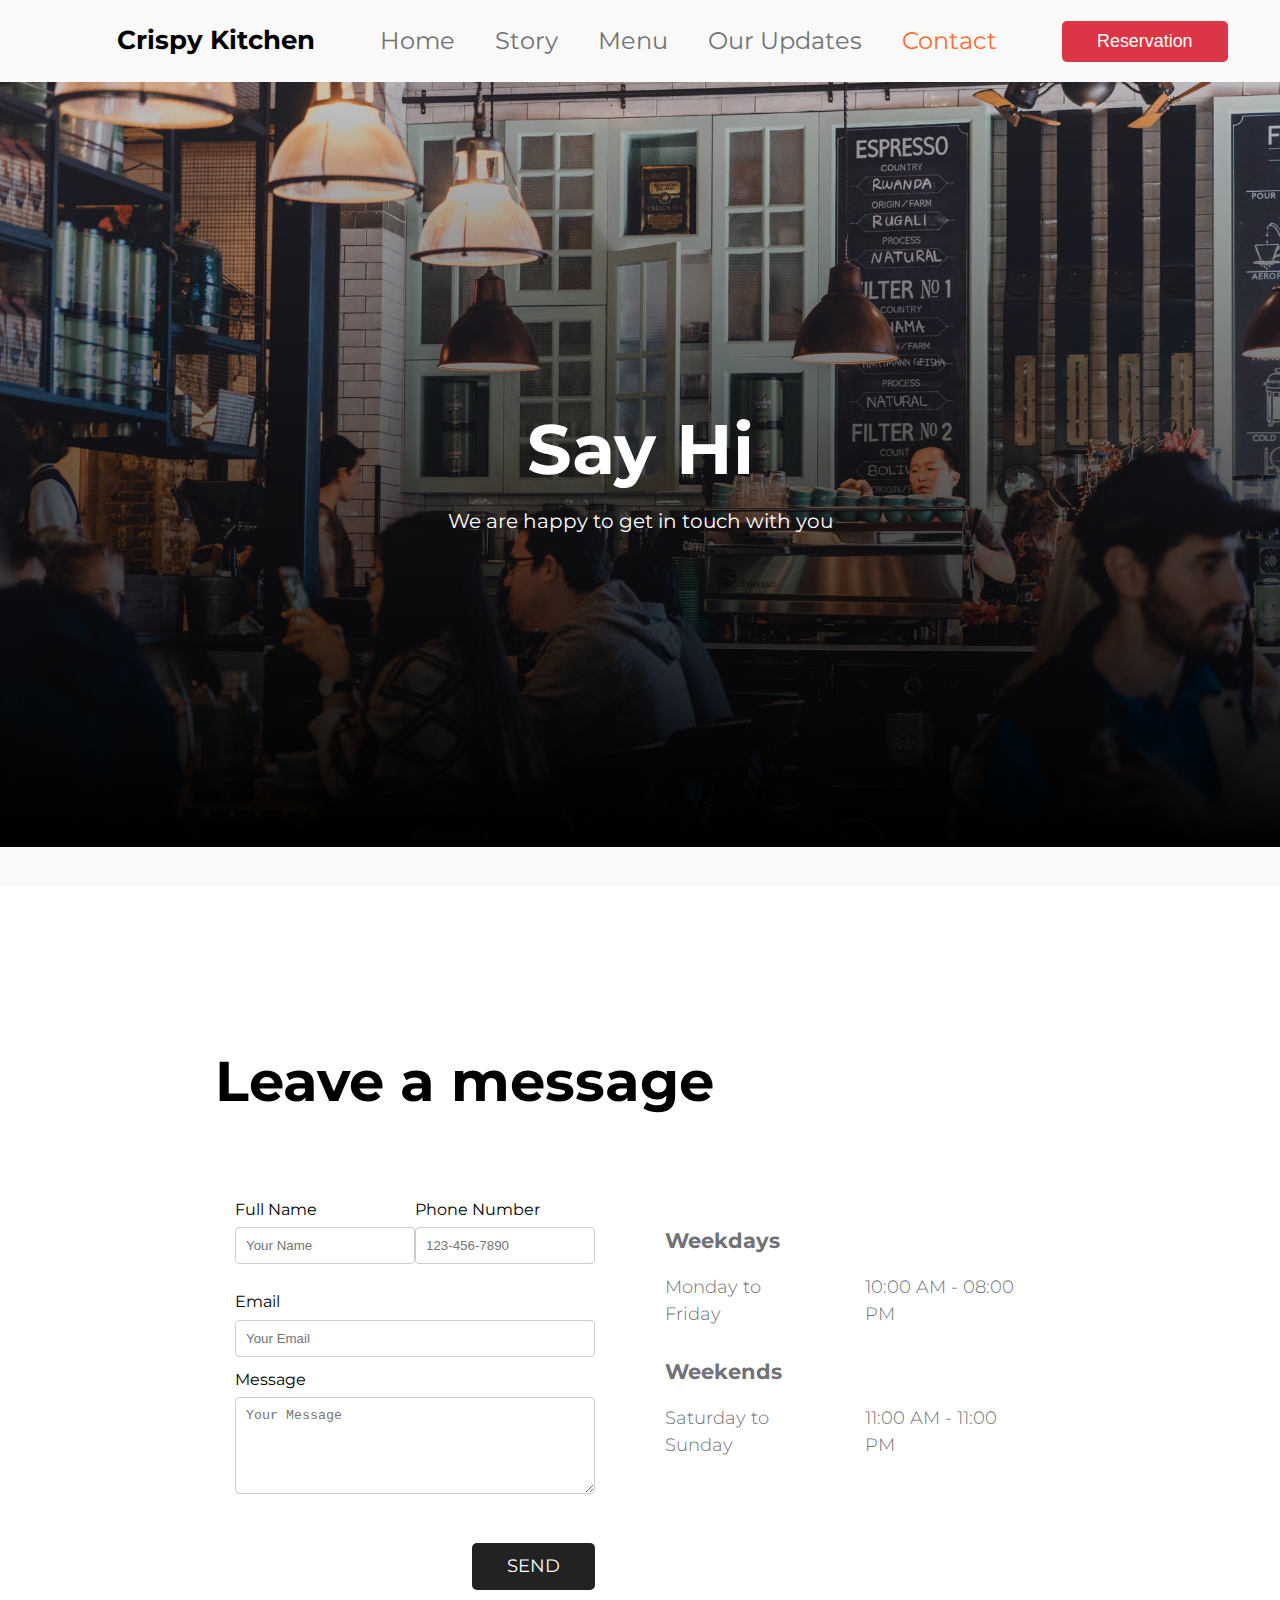
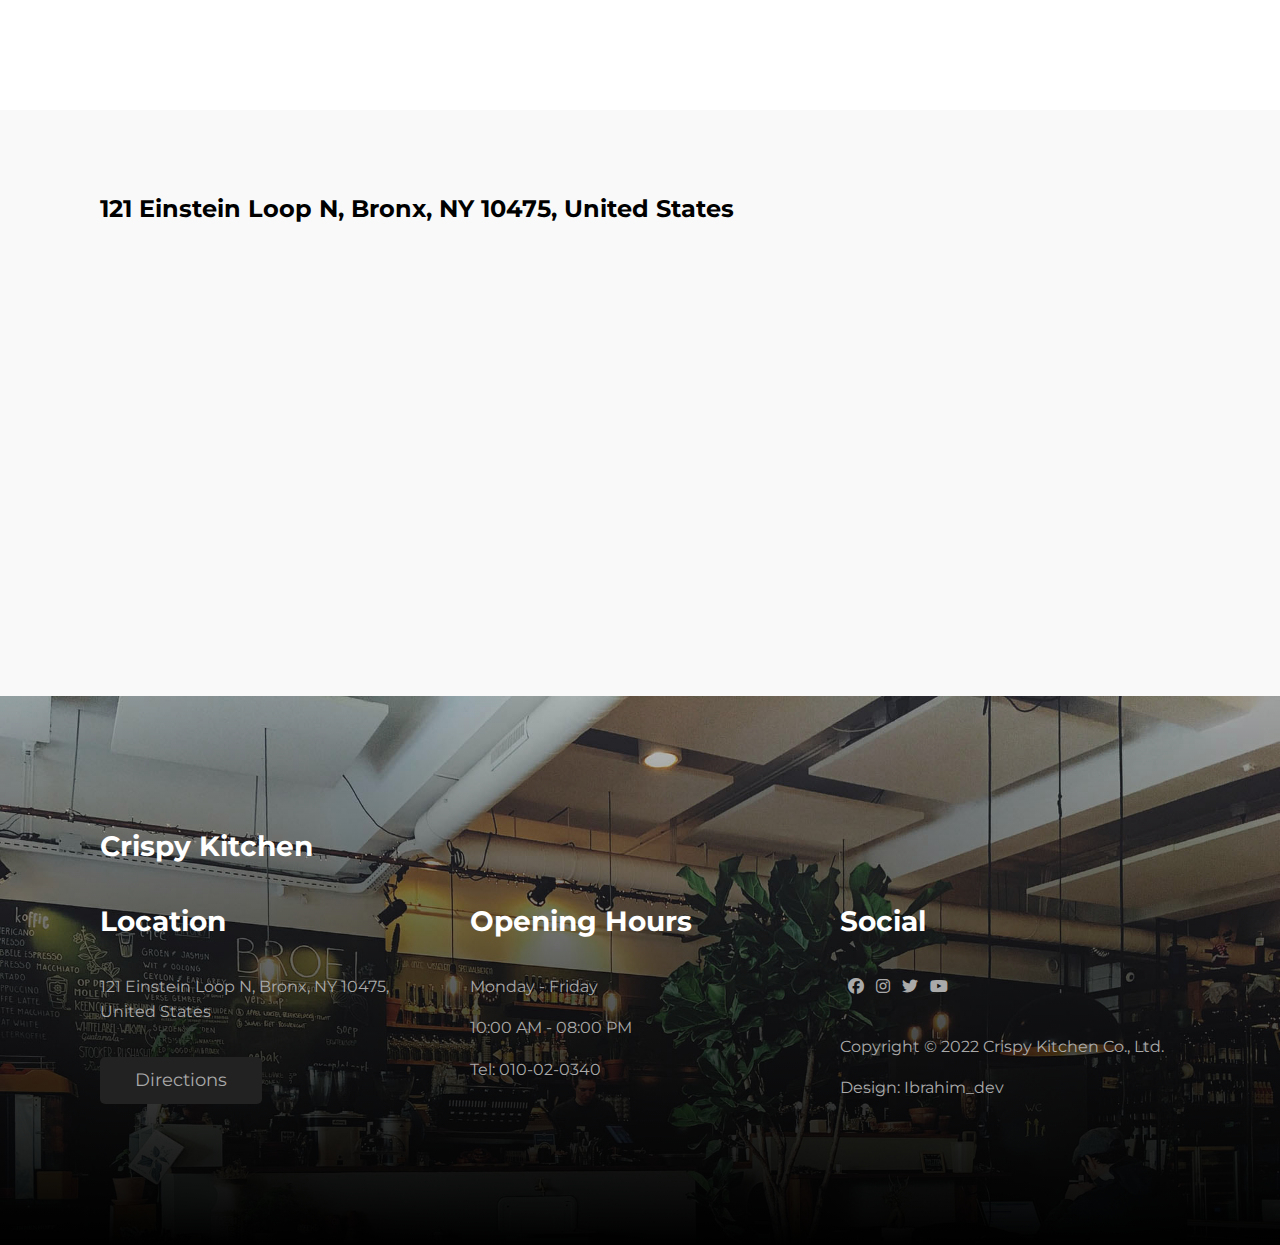
<file: Contatc.html>
<!DOCTYPE html>
<html lang="en">
<head>
    <meta charset="UTF-8">
    <meta name="viewport" content="width=device-width, initial-scale=1.0">
    <link rel="stylesheet" href="https://cdnjs.cloudflare.com/ajax/libs/font-awesome/6.4.0/css/all.min.css">
    <title>Crispy Kitchen</title>
    <link rel="stylesheet" href="style.css">
</head>
<body>

    <section>
        <!-- header -->
    <div class="header-nav">
        <div class="menus-i">
            <i class="fa fa-bars"></i>
            <i class="fa fa-close"></i>
        </div>
        <div class="logo">
            <span>Crispy Kitchen</span>
        </div>
        <div class="nav mobile">
            <ul>
                <li><a href="index.html">Home</a></li>
                <li><a href="./Story.html">Story</a></li>
                <li><a href="./Menu.html">Menu</a></li>
                <li><a href="./Our Updates.html">Our Updates</a></li>
                <li><a id="home"href="./Contact.html">Contact</a></li>
            </ul>
        </div>
        <div class="header-btn">
            <button>Reservation</button>
        </div>
    </div>

    <!-- contact-hero -->
    </section>
    <section class="contact">
        <div class="container">
            <div class="contact-hero">
                <h1>Say Hi</h1>
                <p>We are happy to get in touch with you</p>
            </div>
        </div>
    </section>


    <!-- contact-form -->
    
    <section class="lunch-menu">
        <div class="container">
            <h1>Leave a message</h1>
            <div class="contact-form">
                <form class="form-input" action="#" method="post">
                    <div class="form-contact">
                        <div>
                            <label class="form-label" for="contact-name">Full Name</label>
                            <input type="text" name="contact-name" id="contact-name" placeholder="Your Name" required>
                        </div>
                        <div>
                            <label for="contact-phone" class="form-label">Phone Number</label>
                            <input type="tel" name="contact-phone" id="contact-phone" placeholder="123-456-7890">
                        </div>
                    </div>
            
                    <div class="form-group">
                        <label for="contact-email" class="form-label">Email</label>
                        <input type="email" name="contact-email" id="contact-email" placeholder="Your Email" required>
            
                        <label for="contact-message" class="form-label">Message</label>
                        <textarea class="form-control" rows="5" id="contact-message" name="contact-message" placeholder="Your Message"></textarea>
                    </div>
            
                        <button class="btn" type="submit">SEND</button>
            
                </form>
            
    
                <div class="story-des">
                    <div class="week-title">
                        <h3>Weekdays</h3>
                    </div>
                    
                    <div class="weekdays">
                        <p>Monday to <br> Friday</p>
                        <p>10:00 AM - 08:00 <br>PM</p>
                    </div>
                
                
                    <div class="week-title">
                        <h3>Weekends</h3>
                    </div>
                    <div class="weekdays">
                        <p>Saturday to <br> Sunday</p>
                        <p>11:00 AM - 11:00 <br> PM</p>
                    </div>
                </div>
            </div>
        </div>
    </section>

    <section class="container">
        <h2>121 Einstein Loop N, Bronx, NY 10475, United States</h2>

        <iframe src="https://www.google.com/maps/embed?pb=!1m18!1m12!1m3!1d255282.4328505269!2d36.72036831147777!3d-1.3021282254454192!2m3!1f0!2f0!3f0!3m2!	1i1024!2i768!4f13.1!3m3!1m2!1s0x182f11655c311541%3A0x9dd769ac1c10b897!2sNairobi%20County!5e0!3m2!1sen!2ske!4v1738006324432!5m2!1sen!2ske" width="100%" height="350"></iframe>

    </section>

        <!-- footer -->
     
<footer class="footer">
    <div class="container">
            <h2>Crispy Kitchen</h2>
        <div class="footer-grid">
            <div class="grid-footer">
                <h2>Location</h2>
                <p>121 Einstein Loop N, Bronx, NY 10475, United States</p>
                <button class="footer-btn">Directions</button>
            </div>
            <div class="grid-footer">
                <h2>Opening Hours</h2>
                <p>Monday - Friday</p>
                <p>10:00 AM - 08:00 PM</p>
                <p>Tel: <span>010-02-0340</span></p>
            </div>
            <div class="grid-footer">
                <h2>Social</h2>
                <i class="fa-brands fa-facebook"></i>
                <i class="fa-brands fa-instagram"></i>
                <i class="fa-brands fa-twitter"></i>
                <i class="fa-brands fa-youtube"></i>
                <p>Copyright © 2022 Crispy Kitchen Co., Ltd.</p>
                <p>Design: <span>Ibrahim_dev</span></p>
            </div>
        </div>
    </div>
</footer>
<!-- scripts -->
<script>
    document.addEventListener('DOMContentLoaded', function () {
    const barsIcon = document.querySelector('.fa-bars');
    const closeIcon = document.querySelector('.fa-close');
    const navMenu = document.querySelector('.nav.mobile');

    barsIcon.addEventListener('click', function () {
        navMenu.style.display = 'block';
        barsIcon.style.display = 'none';
        closeIcon.style.display = 'block';
    });

    closeIcon.addEventListener('click', function () {
        navMenu.style.display = 'none';
        closeIcon.style.display = 'none';
        barsIcon.style.display = 'block';
    });
    });

</script>
</body>
</html>
</file>
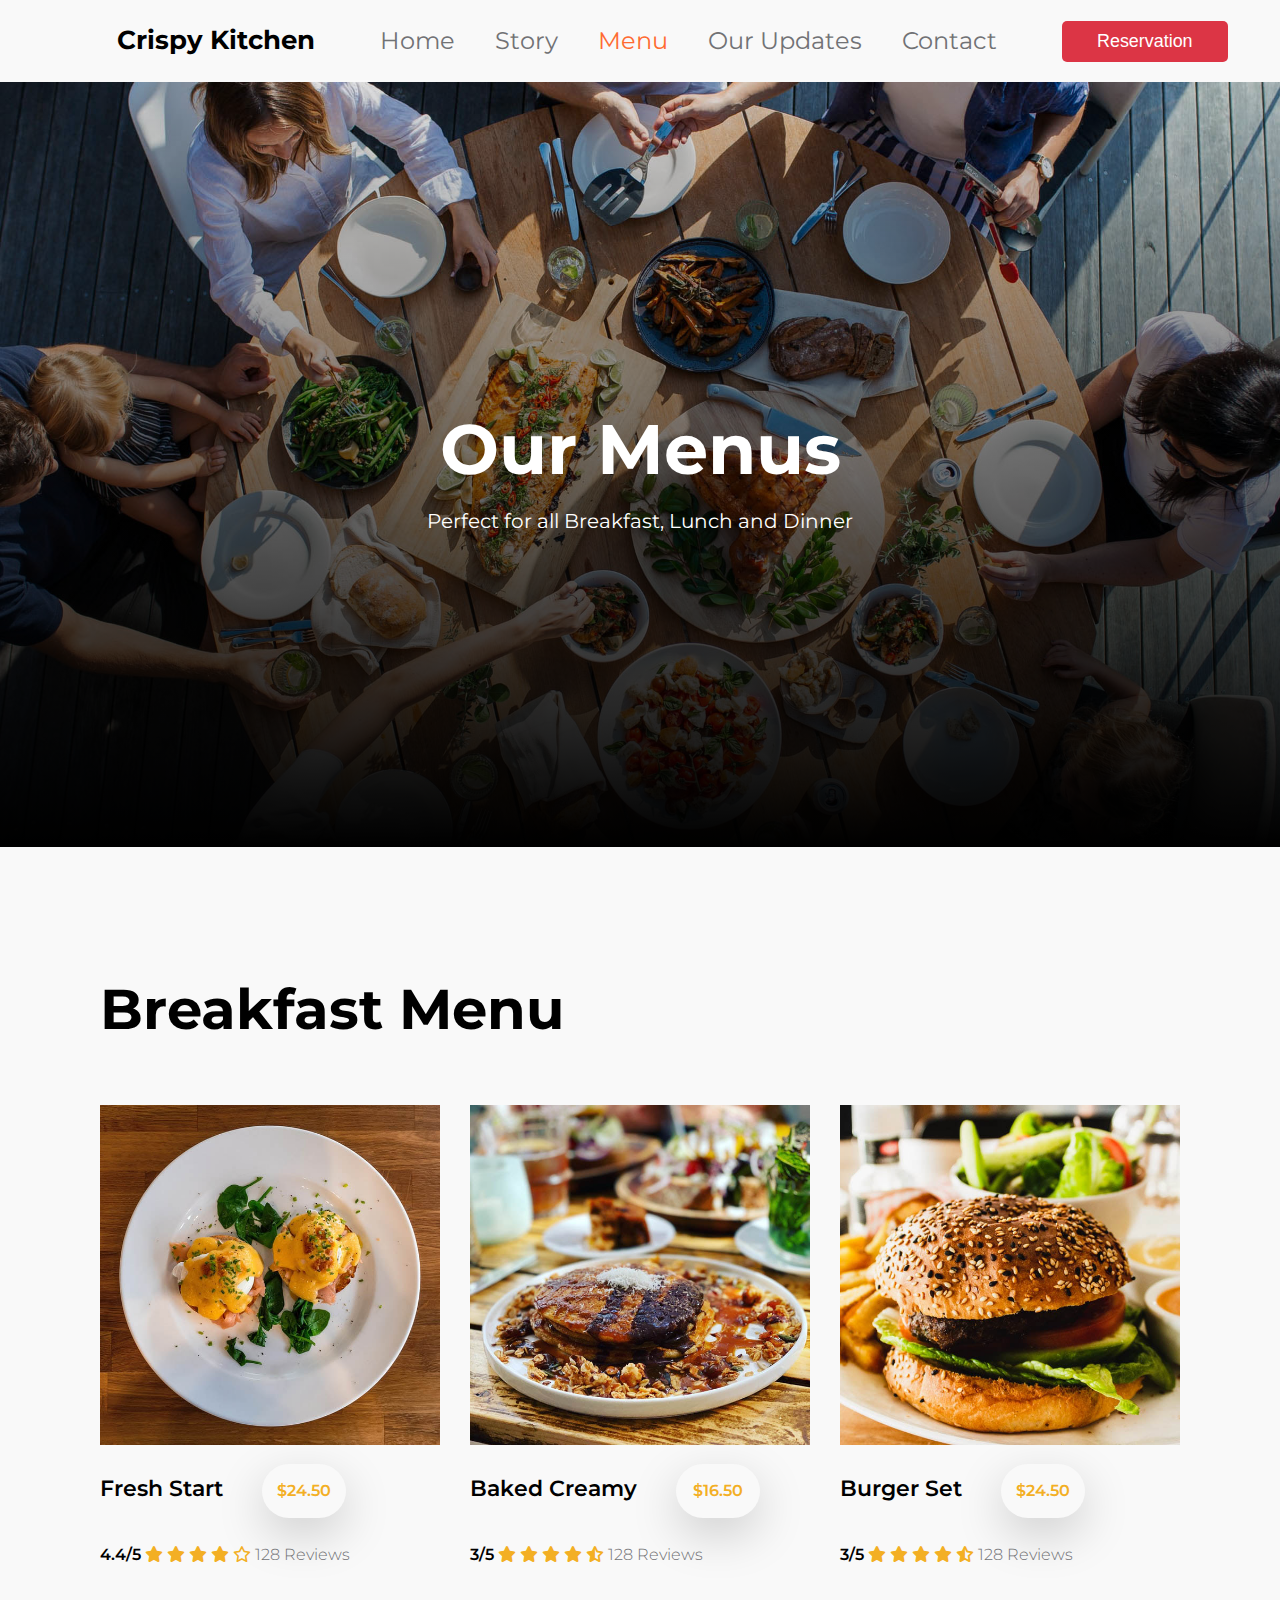
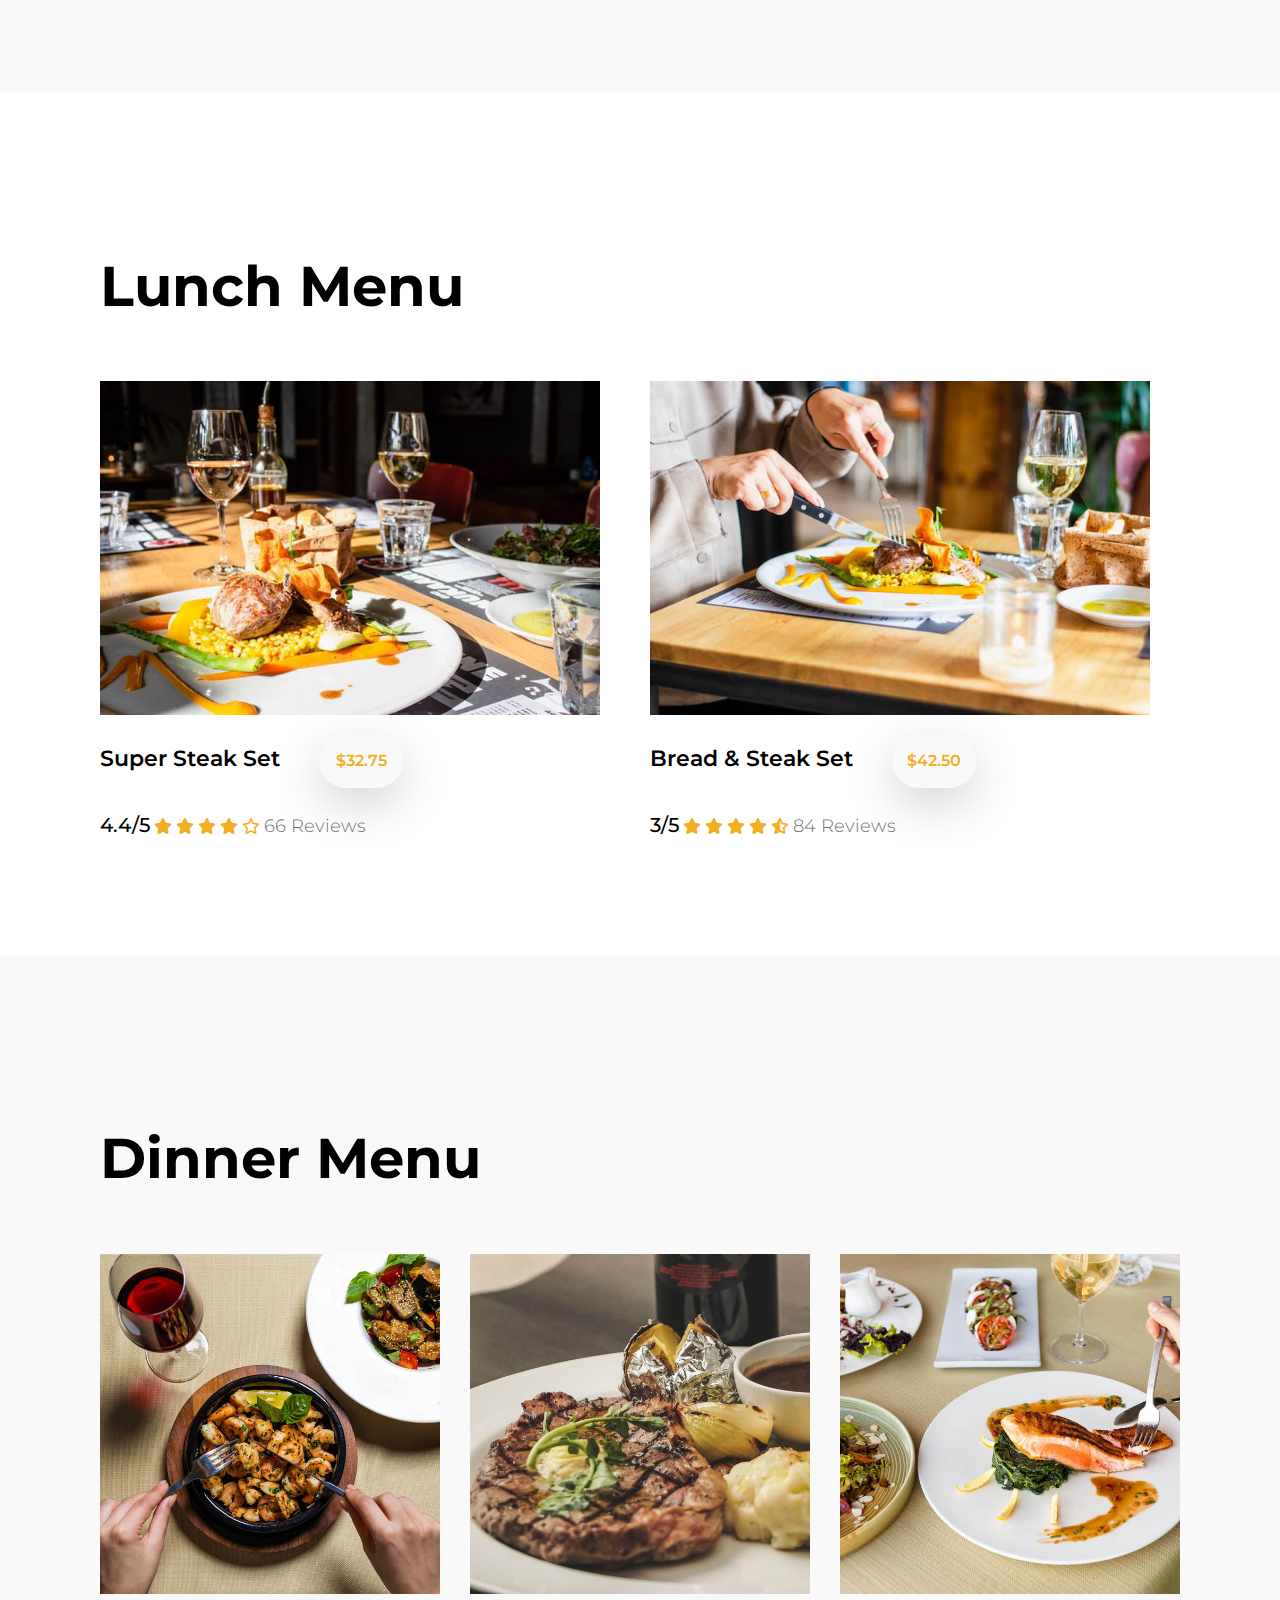
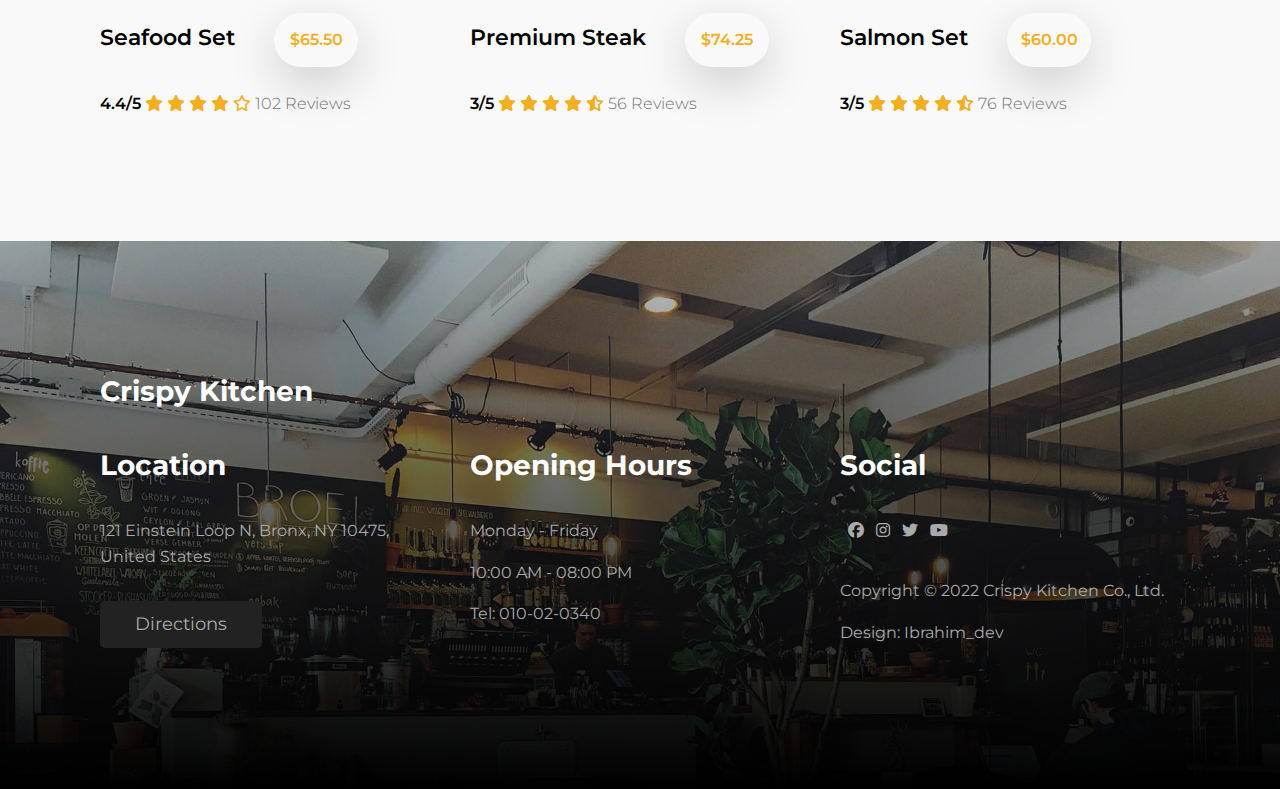
<file: Menu.html>
<!DOCTYPE html>
<html lang="en">
<head>
    <meta charset="UTF-8">
    <meta name="viewport" content="width=device-width, initial-scale=1.0">
    <link rel="stylesheet" href="https://cdnjs.cloudflare.com/ajax/libs/font-awesome/6.4.0/css/all.min.css">
    <title>Crispy Kitchen</title>
    <link rel="stylesheet" href="style.css">
</head>
<body>
    <!-- header -->
    <div class="header-nav">
        <div class="menus-i">
            <i class="fa fa-bars"></i>
            <i class="fa fa-close"></i>
        </div>
        <div class="logo">
            <span>Crispy Kitchen</span>
        </div>
        <div class="nav mobile">
            <ul>
                <li><a href="index.html">Home</a></li>
                <li><a href="./Story.html">Story</a></li>
                <li><a id="home" href="./Menu.html">Menu</a></li>
                <li><a href="./Our Updates.html">Our Updates</a></li>
                <li><a href="Contact.html">Contact</a></li>
            </ul>
        </div>
        <div class="header-btn">
            <button>Reservation</button>
        </div>
    </div>
    <!-- menu hero -->
    <section class="menu">
        <div class="container">
            <div class="menu-hero">
                <h1>Our Menus</h1>
                <p>Perfect for all Breakfast, Lunch and Dinner</p>
            </div>
        </div>
    </section>

    <!-- Breakfast Menu -->
    <section class="menu-foods">
        <div class="container">
            <h1>Breakfast Menu</h1>
            <div class="menus">
                <div class="menu-img">
                    <img src="images/menu1.jpg" alt="sophia's picture">
                    <div class="food-name">
                        <h2>Fresh Start</h2>
                        <button>$24.50</button>
                    </div>
                    <div class="food-rates">
                        <h2>4.4/5</h2>
                        <i class="fa-solid fa-star"></i>
                        <i class="fa-solid fa-star"></i>
                        <i class="fa-solid fa-star"></i>
                        <i class="fa-solid fa-star"></i>
                        <i class="fa-regular fa-star"></i>
                        <p>128 Reviews</p>
                    </div>
                </div>
                <div class="menu-img">
                    <img src="images/menu2.jpg" alt="Benjamin's picture">
                    <div class="food-name">
                        <h2>Baked Creamy</h2>
                        <button>$16.50</button>
                    </div>
                    <div class="food-rates">
                        <h2>3/5</h2>
                    <i class="fa-solid fa-star"></i>
                    <i class="fa-solid fa-star"></i>
                    <i class="fa-solid fa-star"></i>
                    <i class="fa-solid fa-star"></i>
                    <i class="fa-solid fa-star-half-stroke"></i>
                    <p>128 Reviews</p>
                    </div>
                </div>
                    
                <div class="menu-img">
                    <img src="images/menu3.jpg" alt="muchen's picture">
                    <div class="food-name">
                        <h2>Burger Set</h2>
                        <button>$24.50</button>
                    </div>
                    <div class="food-rates">
                        <h2>3/5</h2>
                    <i class="fa-solid fa-star"></i>
                    <i class="fa-solid fa-star"></i>
                    <i class="fa-solid fa-star"></i>
                    <i class="fa-solid fa-star"></i>
                    <i class="fa-solid fa-star-half-stroke"></i>
                    <p>128 Reviews</p>
                    </div>
                </div>
            </div>   
        </div>
    </section>


    <!-- Lunch menu -->

    <section class="lunch-menu">
        <div class="container">
            <h1>Lunch Menu</h1>
            <div class="menus">
                <div class="lunch">
                    <img src="images/menu4.jpg" alt="sophia's picture">
                    <div class="food-name">
                        <h2>Super Steak Set</h2>
                        <button>$32.75</button>
                    </div>
                    <div class="food-rates">
                        <h2>4.4/5</h2>
                        <i class="fa-solid fa-star"></i>
                        <i class="fa-solid fa-star"></i>
                        <i class="fa-solid fa-star"></i>
                        <i class="fa-solid fa-star"></i>
                        <i class="fa-regular fa-star"></i>
                        <p>66 Reviews</p>
                    </div>
                </div>
                <div class="lunch">
                    <img src="images/menu5.jpg" alt="Benjamin's picture">
                    <div class="food-name">
                        <h2>Bread & Steak Set</h2>
                        <button>$42.50</button>
                    </div>
                    <div class="food-rates">
                        <h2>3/5</h2>
                    <i class="fa-solid fa-star"></i>
                    <i class="fa-solid fa-star"></i>
                    <i class="fa-solid fa-star"></i>
                    <i class="fa-solid fa-star"></i>
                    <i class="fa-solid fa-star-half-stroke"></i>
                    <p>84 Reviews</p>
                    </div>
                </div>
               
            </div>   
        </div>
    </section>

    <!-- Dinner Menu -->

    <section class="menu-foods">
        <div class="container">
            <h1>Dinner Menu</h1>
            <div class="menus">
                <div class="menu-img">
                    <img src="images/menu6.jpg" alt="sophia's picture">
                    <div class="food-name">
                        <h2>Seafood Set</h2>
                        <button>$65.50</button>
                    </div>
                    <div class="food-rates">
                        <h2>4.4/5</h2>
                        <i class="fa-solid fa-star"></i>
                        <i class="fa-solid fa-star"></i>
                        <i class="fa-solid fa-star"></i>
                        <i class="fa-solid fa-star"></i>
                        <i class="fa-regular fa-star"></i>
                        <p>102 Reviews</p>
                    </div>
                </div>
                <div class="menu-img">
                    <img src="images/menu7.jpg" alt="Benjamin's picture">
                    <div class="food-name">
                        <h2>Premium Steak</h2>
                        <button>$74.25</button>
                    </div>
                    <div class="food-rates">
                        <h2>3/5</h2>
                    <i class="fa-solid fa-star"></i>
                    <i class="fa-solid fa-star"></i>
                    <i class="fa-solid fa-star"></i>
                    <i class="fa-solid fa-star"></i>
                    <i class="fa-solid fa-star-half-stroke"></i>
                    <p>56 Reviews</p>
                    </div>
                </div>
                    
                <div class="menu-img">
                    <img src="images/menu8.jpg" alt="muchen's picture">
                    <div class="food-name">
                        <h2>Salmon Set</h2>
                        <button>$60.00</button>
                    </div>
                    <div class="food-rates">
                        <h2>3/5</h2>
                    <i class="fa-solid fa-star"></i>
                    <i class="fa-solid fa-star"></i>
                    <i class="fa-solid fa-star"></i>
                    <i class="fa-solid fa-star"></i>
                    <i class="fa-solid fa-star-half-stroke"></i>
                    <p>76 Reviews</p>
                    </div>
                </div>
            </div>   
        </div>
    </section>

    <!-- footer -->
     
<footer class="footer">
    <div class="container">
            <h2>Crispy Kitchen</h2>
        <div class="footer-grid">
            <div class="grid-footer">
                <h2>Location</h2>
                <p>121 Einstein Loop N, Bronx, NY 10475, United States</p>
                <button class="footer-btn">Directions</button>
            </div>
            <div class="grid-footer">
                <h2>Opening Hours</h2>
                <p>Monday - Friday</p>
                <p>10:00 AM - 08:00 PM</p>
                <p>Tel: <span>010-02-0340</span></p>
            </div>
            <div class="grid-footer">
                <h2>Social</h2>
                <i class="fa-brands fa-facebook"></i>
                <i class="fa-brands fa-instagram"></i>
                <i class="fa-brands fa-twitter"></i>
                <i class="fa-brands fa-youtube"></i>
                <p>Copyright © 2022 Crispy Kitchen Co., Ltd.</p>
                <p>Design: <span>Ibrahim_dev</span></p>
            </div>
        </div>
    </div>
</footer>


    <!-- scripts -->
    <script>
        document.addEventListener('DOMContentLoaded', function () {
        const barsIcon = document.querySelector('.fa-bars');
        const closeIcon = document.querySelector('.fa-close');
        const navMenu = document.querySelector('.nav.mobile');

        barsIcon.addEventListener('click', function () {
            navMenu.style.display = 'block';
            barsIcon.style.display = 'none';
            closeIcon.style.display = 'block';
        });

        closeIcon.addEventListener('click', function () {
            navMenu.style.display = 'none';
            closeIcon.style.display = 'none';
            barsIcon.style.display = 'block';
        });
        });

    </script>
</body>
</html>
</file>
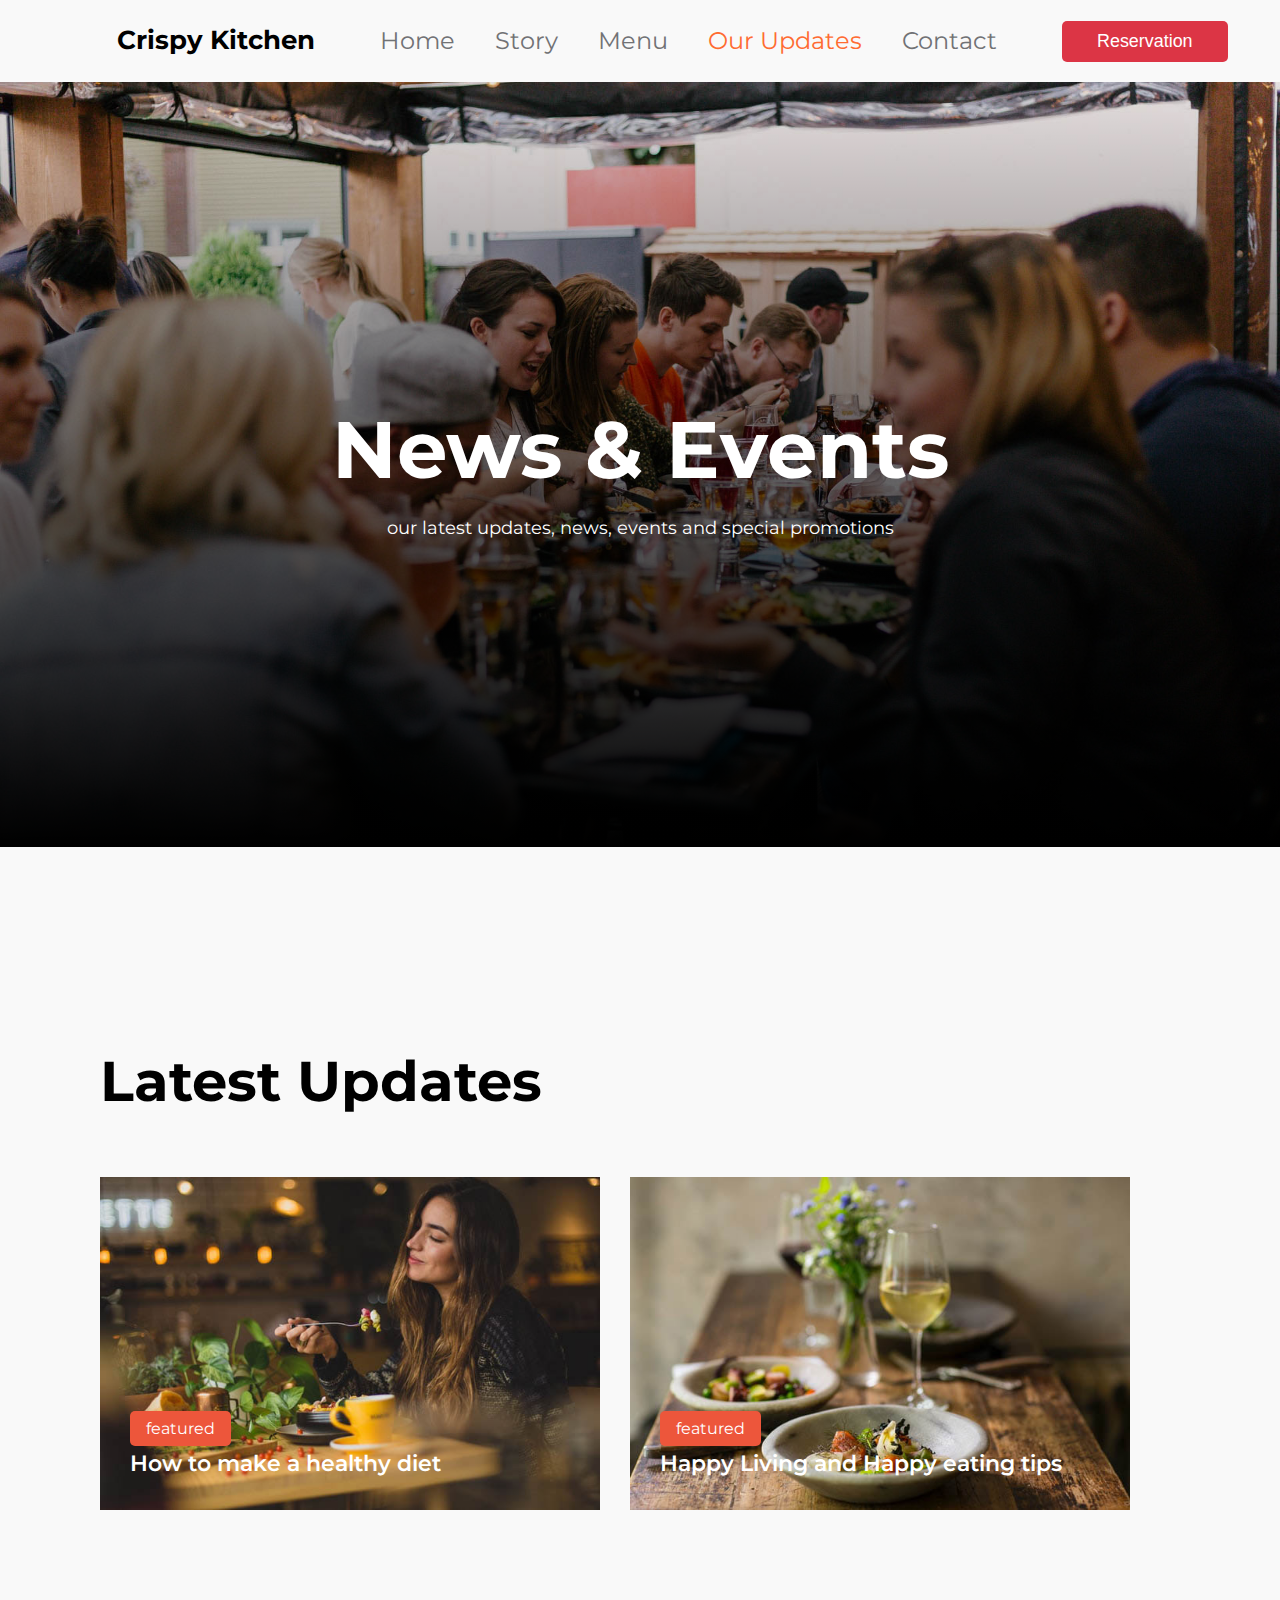
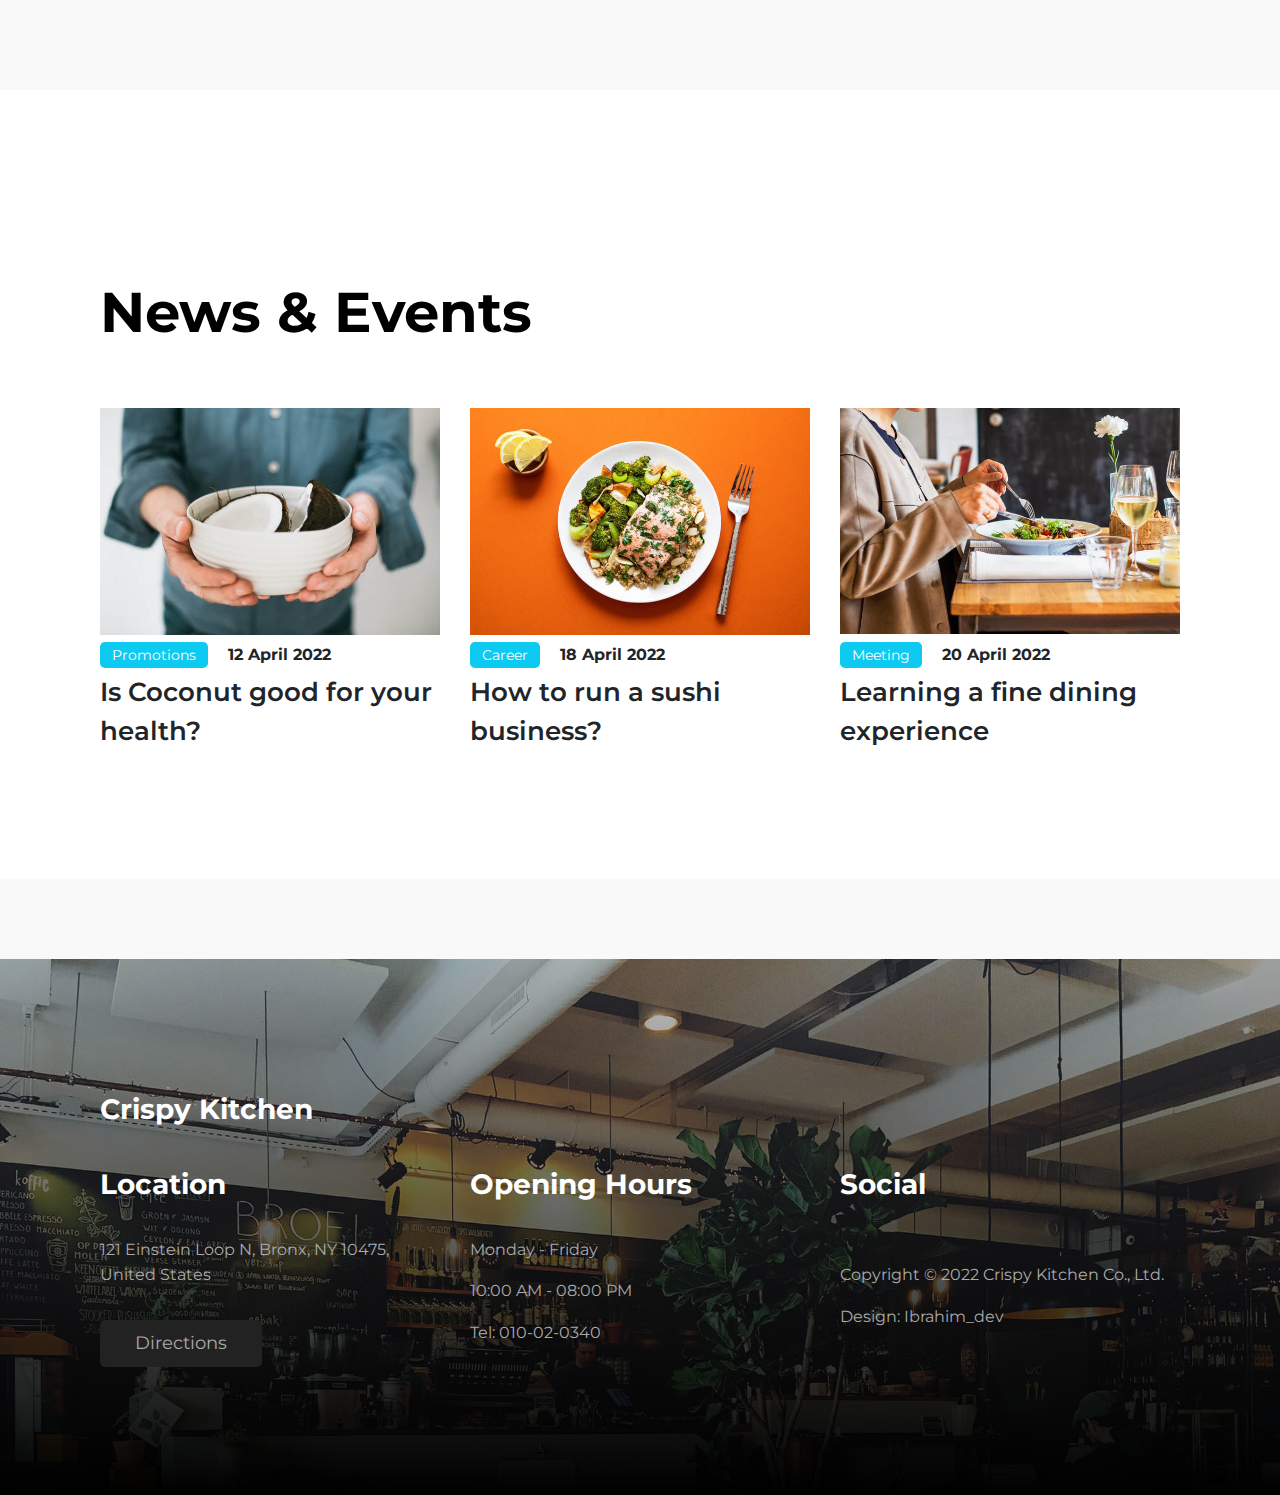
<file: Our Updates.html>
<!DOCTYPE html>
<html lang="en">
<head>
    <meta charset="UTF-8">
    <meta name="viewport" content="width=device-width, initial-scale=1.0">
    <title>Crispy Kitchen</title>
    <link rel="stylesheet" href="style.css">
</head>
<body>

        <!-- header -->
   
        <div class="header-nav">
            <div class="menus-i">
                <i class="fa fa-bars"></i>
                <i class="fa fa-close"></i>
            </div>
            <div class="logo">
                <span>Crispy Kitchen</span>
            </div>
            <div class="nav mobile">
                <ul>
                    <li><a href="index.html">Home</a></li>
                    <li><a href="./Story.html">Story</a></li>
                    <li><a href="./Menu.html">Menu</a></li>
                    <li><a id="home"href="./Our Updates.html">Our Updates</a></li>
                    <li><a href="Contact.html">Contact</a></li>
                </ul>
            </div>
            <div class="header-btn">
                <button>Reservation</button>
            </div>
        </div>
   
    <!-- updates hero -->
    <section class="update">
        <div class="container">
            <div class="update-hero">
                <h1>News & Events</h1>
                <p>our latest updates, news, events and special promotions</p>
            </div>
        </div>
    </section>

    <!-- latest updates -->
    <section class="our-updates">
        <div class="container">
            <h1>Latest Updates</h1>
            <div class="menus">
                <div class="updates-menu">
                    <img src="images/update-1.jpg" alt="sophia's picture">
                    <div class="update-name">
                        <button class="update-btn">featured</button>
                        <h2>How to make a healthy diet</h2>
                    </div>
                </div>
                <div class="updates-menu">
                    <img src="images/update-2.jpg" alt="Benjamin's picture">
                    <div class="update-name">
                        <button class="update-btn">featured</button>
                        <h2>Happy Living and Happy eating tips</h2>
                    </div>
                </div>
               
            </div>   
        </div>
    </section>

    <!-- News & Events -->

    <section class="news-event">
        <div class="container">
            <h1>News & Events</h1>
            <div class="events">
                <div class="event-img">
                    <img src="images/update-3.jpg" alt="sophia's picture">
                    <button>Promotions</button>
                    <h3>12 April 2022</h3>
                    <h2>Is Coconut good for your health?</h2>
                </div>
                <div class="event-img">
                    <img src="images/update-4.jpg" alt="Benjamin's picture">
                    <button>Career</button>
                    <h3>18 April 2022</h3>
                    <h2>How to run a sushi business?</h32>
                </div>
                    
                <div class="event-img">
                    <img src="images/update-5.jpg" alt="muchen's picture">
                    <button>Meeting</button>
                    <h3>20 April 2022</h3>
                    <h2>Learning a fine dining experience</h2>
                </div>
            </div>   
        </div>
    </section>

    <!-- footer -->
     
<footer class="footer">
    <div class="container">
            <h2>Crispy Kitchen</h2>
        <div class="footer-grid">
            <div class="grid-footer">
                <h2>Location</h2>
                <p>121 Einstein Loop N, Bronx, NY 10475, United States</p>
                <button class="footer-btn">Directions</button>
            </div>
            <div class="grid-footer">
                <h2>Opening Hours</h2>
                <p>Monday - Friday</p>
                <p>10:00 AM - 08:00 PM</p>
                <p>Tel: <span>010-02-0340</span></p>
            </div>
            <div class="grid-footer">
                <h2>Social</h2>
                <i class="fa-brands fa-facebook"></i>
                <i class="fa-brands fa-instagram"></i>
                <i class="fa-brands fa-twitter"></i>
                <i class="fa-brands fa-youtube"></i>
                <p>Copyright © 2022 Crispy Kitchen Co., Ltd.</p>
                <p>Design: <span>Ibrahim_dev</span></p>
            </div>
        </div>
    </div>
</footer>

      <!-- scripts -->
      <script>
        document.addEventListener('DOMContentLoaded', function () {
        const barsIcon = document.querySelector('.fa-bars');
        const closeIcon = document.querySelector('.fa-close');
        const navMenu = document.querySelector('.nav.mobile');

        barsIcon.addEventListener('click', function () {
            navMenu.style.display = 'block';
            barsIcon.style.display = 'none';
            closeIcon.style.display = 'block';
        });

        closeIcon.addEventListener('click', function () {
            navMenu.style.display = 'none';
            closeIcon.style.display = 'none';
            barsIcon.style.display = 'block';
        });
        });

    </script>
</body>
</html>
</file>
<file: style.css>
@import url('https://fonts.googleapis.com/css2?family=Montserrat:ital,wght@0,100..900;1,100..900&display=swap');

* {
    margin: 0;
    padding: 0;
    box-sizing: border-box;
}

body {
    background-color: #f9f9f9;
    font-family: "montserrat", sans-serif;
    line-height: 1.6;
}

.container {
    max-width: 1120px;
    margin-inline: auto;
    padding: 0 20px;
}
/* header */

header {
    width: 100%;
}

.header-nav {
    display: flex;
    align-items: center;
    flex-wrap: wrap;
    padding: 20px;
    justify-content: space-around;
    font-size: 1.5rem;
    width: calc(100%);
}

.logo span {
    font-size: 1.62rem;
    font-weight: bold;
    transition: 0.5s;
}

.logo span:hover {
    color: #ff6b31;
}

.nav ul {
    display: flex;
    gap: 40px;
}

.nav ul li {
    list-style: none;
}

.nav ul li a {
    text-decoration: none;
    color: #717275;
}

.nav ul li a:hover {
    color: #ff6b31;
    transition: 0.5s;
}

.nav ul li #home {
    color: #ff6b31;
}

.header-nav button {
    padding: 10px 35px;
    border: none;
    border-radius: 5px;
    background: #dc3545;
    color: #fff;
    font-size: 1.12rem;
}

.header-nav button:hover {
    background: #c82333;
    transition: 0.3s;
}
.menus-i .fa-bars,
.menus-i .fa-close {
    display: none;
}
/* style story */
.story {
    background: linear-gradient(rgba(0, 0, 0, 0.1), rgba(0, 0, 0, 1)), url('images/coffe-talk.jpg')center/ cover no-repeat;
    display: flex;
    justify-content: center;
    align-items: center;
    margin-top: 0px;
    height: 85vh;
}

.story-hero h1{
    font-size: 70px;
    font-weight: 700;
    text-align: center;
    color: #ffffff;
}
.story-hero p{
    color: #ffffff;
    text-align: center;
    font-size: 20px;
}

.stories {
    display: grid;
    grid-template-columns: 1fr 1fr;
    margin-top: 40px;
}
.story-title {
    font-family: "Montserrat", sans-serif;
    font-size: 20px;
    font-weight: 600;
    line-height: 52px;
    margin-bottom: 16px;
    margin-top: 50px;
    text-align: start
}
.btn {
    color: #ffffff;
    background-color: #222;
    cursor: pointer;
    display: inline-block;
    font-family: "Montserrat", sans-serif;
    font-size: 18px;
    font-weight: 400;
    line-height: 27px;
    margin-top: 16px;
    padding: 10px 35px;
    text-align: center;
    border: none;
    border-radius: 5px;
}
#btn-2 {
    color: #ffffff;
    background-color: #ed563b;
    cursor: pointer;
    display: inline-block;
    font-family: "Montserrat", sans-serif;
    font-size: 18px;
    font-weight: 400;
    line-height: 27px;
    margin-top: 16px;
    padding: 10px 35px;
    text-align: center;
    border: none;
    border-radius: 5px;
}
#btn-2:hover{
    background-color: #692317;
}
.story-des {
    color: rgb(113, 114, 117);
    font-family: "Montserrat", sans-serif;
    font-size: 18px;
    font-weight: 300;
    line-height: 27px;
    margin-bottom: 16px;
    margin-top: 50px;
    text-align: start;
}
.team-members {
    display: flex;
    margin-top: 40px;
    margin-bottom: 80px;
    padding: 128px 0px;
}
.team-members h1{
    color: #000000;
    font-family: "Montserrat", sans-serif;
    font-size: 56px;
    font-weight: 700;
    margin-top: 50px;
    margin-bottom: 50px;
    text-align: start
}
.team{
    display: grid;
    grid-template-columns: repeat(3, 1fr); 
    gap: 30px; 
    width: 100%;
}
.team img{
    width: 100%;
    height: auto;
} 
.team-img h2{
    color: #000000;
    font-family: "Montserrat", sans-serif;
    font-size: 28px;
    font-weight: 600;
    line-height: 42px;
    margin-bottom: 0px;
    margin-top: 16px;
    text-align: start
}
.team-img p{
    color: #717275;
    font-family: "Montserrat", sans-serif;
    font-size: 18px;
    font-weight: 300;
    line-height: 27px;
    margin-bottom: 16px;
    margin-top: 0px;
    text-align: start
}
.news {
    display: flex;
    align-items: center;
    gap: 50px;
}
.news-later img{
    border-radius: 100%;
    object-fit: cover;
    display: block;
    margin: 0 auto;
    max-width: 450px;
    max-height: 450px;
}
.news-des h2{
    color: #000000;
    font-family: "Montserrat", sans-serif;
    font-size: 38px;
    font-weight: 600;
    text-align: start
}
.news-des p{
    color: #717275;
    font-family: "Montserrat", sans-serif;
    font-size: 18px;
    font-weight: 300;
    margin-bottom: 16px;
    text-align: start
}
input{
    border: 1px solid #ced4da;
    border-radius: 5px;
    padding: 10px 5px;
}
.news-btn {
    color: #ffffff;
    background-color: #222;
    cursor: pointer;
    display: inline-block;
    font-family: "Montserrat", sans-serif;
    font-size: 18px;
    font-weight: 400;
    line-height: 27px;
    margin-top: 16px;
    padding: 10px 35px;
    text-align: center;
    border: none;
    border-radius: 5px;
}
.news-btn:hover {
    background-color: #ed563b;
}
#policy {
    color: #212529;
    font-family: "Montserrat", sans-serif;
    font-size: 14px;
    font-weight: 400;
    text-align: start;
    margin-top: 16px;
}

/* menu page */
.menu {
    background: linear-gradient(rgba(0, 0, 0, 0.1), rgba(0, 0, 0, 1)), url('images/dinning-table.jpg')top/ cover no-repeat;
    display: flex;
    justify-content: center;
    align-items: center;
    margin-top: 0px;
    height: 85vh;
}

.menu-hero h1{
    font-size: 70px;
    font-weight: 700;
    text-align: center;
    color: #ffffff;
}
.menu-hero p{
    color: #ffffff;
    text-align: center;
    font-size: 20px;
}
/* breakfast menu*/
.menu-foods {
    display: flex;
    margin-top: 40px;
    margin-bottom: 80px;
    padding: 28px 0px;
}
.menu-foods h1{
    color: #000000;
    font-family: "Montserrat", sans-serif;
    font-size: 56px;
    font-weight: 700;
    margin-top: 50px;
    margin-bottom: 50px;
    text-align: start
}
.menus{
    display: grid;
    grid-template-columns: repeat(3, 1fr); 
    gap: 30px; 
    width: 100%;
}
.menus img{
    width: 100%;
    height: auto;
} 
.menu-img h2{
    color: #000000;
    font-family: "Montserrat", sans-serif;
    font-size: 28px;
    font-weight: 600;
    line-height: 42px;
    margin-bottom: 0px;
    margin-top: 16px;
    text-align: start
}
.menu-img p{
    color: #717275;
    font-family: "Montserrat", sans-serif;
    font-size: 18px;
    font-weight: 300;
    line-height: 27px;
    margin-bottom: 16px;
    margin-top: 0px;
    text-align: start
}
.food-name h2{
    font-size: 22px;
    display: inline-block;
    gap: 50px;
}
.food-name button{
    padding: 5px 10px;
    border-radius: 30px;
    border: none;
    background-color: #f9f9f9;
    box-shadow: rgba(0, 0, 0, 0.175) 0px 16px 48px 0px;
    color: #f3af24;
    font-family: "Montserrat", sans-serif;
    font-size: 16px;
    font-weight: 600;
    height: 54px;
    margin-left: 35px;
    text-align: center;
    width: 84px
}
.food-rates h2{
    display: inline-block;
    font-size: 16px;
}
.food-rates i{
    font-size: 10x;
    color: #f3af24;
}
.food-rates p{
    display: inline-block;
    font-size: 16px;
}
/* lunch menu */
.lunch-menu {
    display: flex;
    justify-content: space-around;
    margin-top: 40px;
    margin-bottom: 80px;
    background-color: #ffffff;
    padding: 100px 0px;
}
.lunch-menu h1{
    color: #000000;
    font-family: "Montserrat", sans-serif;
    font-size: 56px;
    font-weight: 700;
    margin-top: 50px;
    margin-bottom: 50px;
    text-align: start
}
.lunch img{
    width: 500px;
    height: auto;
    margin-right: 20px;
} 
.lunch .food-name h2{
    color: #000000;
    font-family: "Montserrat", sans-serif;
    font-size: 22px;
    font-weight: 600;
    line-height: 42px;
    margin-bottom: 0px;
    margin-top: 16px;
    text-align: start
}
.lunch .food-rates h2{
    color: #000000;
    font-family: "Montserrat", sans-serif;
    font-size: 20px;
    font-weight: 500;
    line-height: 42px;
    margin-bottom: 0px;
    margin-top: 16px;
    text-align: start
}
.lunch .food-rates p{
    color: #717275;
    font-family: "Montserrat", sans-serif;
    font-size: 18px;
    font-weight: 300;
    line-height: 27px;
    margin-bottom: 16px;
    margin-top: 0px;
    text-align: start
}

/* Our Updates */
.update {
    background: linear-gradient(rgba(0, 0, 0, 0.1), rgba(0, 0, 0, 1)), url('images/updates.jpg')center/ cover no-repeat;
    display: flex;
    justify-content: center;
    align-items: center;
    margin-top: 0px;
    height: 85vh;
}
.update-hero h1{
    font-size: 80px;
    font-weight: 700;
    text-align: center;
    color: #ffffff;
}
.update-hero p{
    color: #ffffff;
    text-align: center;
    font-size: 18px;
}

/* our updates */
.our-updates {
    display: flex;
    justify-content: center;
    margin-top: 40px;
    margin-bottom: 80px;
    padding: 100px 0px;
    position: relative;
}
.our-updates h1{
    color: #000000;
    font-family: "Montserrat", sans-serif;
    font-size: 56px;
    font-weight: 700;
    margin-top: 50px;
    margin-bottom: 50px;
    text-align: start
}
.updates-menu img{
    width: 500px;
    height: auto;
} 
.updates-menu {
    display: flex;
    position: relative;
}
.update-name {
    position: absolute;
    bottom: 29px;
    margin-left: 30px;
}
.update-btn {
    color: #ffffff;
    background-color: #ed563b;
    cursor: pointer;
    display: inline-block;
    font-family: "Montserrat", sans-serif;
    font-size: 16px;
    font-weight: 400;
    margin-top: 16px;
    padding: 8px 16px;
    text-align: center;
    border: none;
    border-radius: 5px;
}
.update-name h2{
    color: #fff;
    font-family: "Montserrat", sans-serif;
    font-size: 22px;
    font-weight: 600;
    text-align: start
}

/* News & Events */
.news-event {
    display: flex;
    margin-top: 40px;
    margin-bottom: 40px;
    padding: 128px 0px;
    background-color: #fff;
}
.news-event h1{
    color: #000000;
    font-family: "Montserrat", sans-serif;
    font-size: 56px;
    font-weight: 700;
    margin-top: 50px;
    margin-bottom: 50px;
    text-align: start
}
.events{
    display: grid;
    grid-template-columns: repeat(3, 1fr); 
    gap: 30px; 
    width: 100%;
}
.events img{
    width: 100%;
    height: auto;
} 
.event-img button {
    background-color: rgb(13, 202, 240);
    color: rgb(255, 255, 255);
    display: inline-block;
    font-family: "Montserrat", sans-serif;
    font-size: 14px;
    font-weight: 400;
    margin-bottom: 5px;
    margin-right: 16px;
    padding: 4px 12px;
    text-align: start;
    border: none;
    border-radius: 5px;
}
.event-img h3{
    display: inline-block;
    color: rgb(33, 37, 41);
    font-family: "Montserrat", sans-serif;
    font-size: 16px;
    font-weight: 700;
    line-height: 24px;
    text-align: start
}
.event-img h2{
    color: rgb(33, 37, 41);
    font-family: "Montserrat", sans-serif;
    font-size: 26px;
    font-weight: 600;
    line-height: 39px;
    text-align: start;
    text-decoration-color: rgb(244, 71, 73)
}
.event-img h2:hover{
    color: #f44749;
    cursor: pointer;
}

/* contact-page */
.contact {
    background: linear-gradient(rgba(0, 0, 0, 0.1), rgba(0, 0, 0, 1)), url('images/contact-bg.jpg')center/ cover no-repeat;
    display: flex;
    justify-content: center;
    align-items: center;
    margin-top: 0px;
    height: 85vh;
}

.contact-hero h1{
    font-size: 70px;
    font-weight: 700;
    text-align: center;
    color: #ffffff;
}
.contact-hero p{
    color: #ffffff;
    text-align: center;
    font-size: 20px;
}
/* contact-form */
.contact-form {
    display: grid;
    grid-template-columns: 1fr 1fr;
    margin-top: 40px;
    gap: 50px;
}

/* form input */
.form-input {
    padding: 20px;
    width: 400px;
}
.form-contact, .form-group {
    margin-bottom: 15px;
}
.form-label {
    display: block;
    margin-bottom: 5px;
}
.form-contact {
    display: flex;
    justify-content: space-between;
}
.form-contact label {
    width: 100%;
}
.form-contact input {
    width: 100%; /* Adjusts width for spacing */
    padding: 10px;
    margin-bottom: 10px;
    border: 1px solid #ccc;
    border-radius: 4px;
}
.form-group input, .form-group textarea {
    width: 100%;
    padding: 10px;
    margin-bottom: 10px;
    border: 1px solid #ccc;
    border-radius: 4px;
}
.form-input button{
    display: flex;
    float: right;
    justify-content: end;
    text-align: end;   
}

.story-des {
    color: rgb(113, 114, 117);
    font-family: "Montserrat", sans-serif;
    font-size: 18px;
    font-weight: 300;
    line-height: 27px;
    margin-bottom: 16px;
    margin-top: 50px;
    text-align: start;
}
.weekdays {
    display: grid;
    grid-template-columns: 1fr 1fr;
    margin-bottom: 30px;
}
.week-title {
    margin-bottom: 20px;
}
iframe {
    margin-top: 30px;
    border: none;
}
/* footer */
.footer {
    display: flex;
    margin-top: 80px;
    padding: 128px 0px;
    background: linear-gradient(rgba(0, 0, 0, 0.1), rgba(0, 0, 0, 1)), url('images/footer.jpg')top/ cover no-repeat;
    background-color: #fff;
}
.footer h2{
    color: #fff;
    font-family: "Montserrat", sans-serif;
    font-size: 28px;
    font-weight: 700;
    margin-bottom: 30px;
    text-align: start
}
.footer-grid{
    display: grid;
    grid-template-columns: repeat(3, 1fr); 
    gap: 30px; 
    width: 100%;
}
.footer-grid p{
    padding-bottom: 16px;
    color: #AAA;
}
.footer-btn{
    color: #aaa;
    background-color: #222;
    cursor: pointer;
    display: inline-block;
    font-family: "Montserrat", sans-serif;
    font-size: 18px;
    font-weight: 400;
    line-height: 27px;
    margin-top: 16px;
    padding: 10px 35px;
    text-align: center;
    border: none;
    border-radius: 5px;
}
.footer-btn:hover{
    color: #FFF;
}
.footer-grid span:hover{
    color: #fff;
    cursor: pointer;
}
.footer-grid i{
    color: #aaa;
    font-size: 1rem;
    padding: 0px 0px 40px 8px;
    cursor: pointer;
}
.footer-grid i:hover{
    color: #FFF;
}







/* Responsive Media Queries */

@media (max-width: 768px) {

    .nav.mobile {
        display: none;
        position: absolute;
        top: 60px;
        left: 0;
        width: 100%;
        background: #fff;
        z-index: 1000;
    }

    .nav.mobile ul {
        flex-direction: column;
        gap: 10px;
        padding: 10px;
    }

    .menus-i .fa-bars,
    .menus-i .fa-close {
        display: block; /* Show the icons */
        cursor: pointer; /* Add pointer cursor for better UX */
    }

    .menus-i .fa-close {
        display: none; /* Initially hide the close icon */
    }
        /* story */
    .story-hero h1 {
        font-size: 42px; 
    }

    .story-hero p {
        font-size: 16px; 
    }

    .stories {
        grid-template-columns: 1fr;
    }
    .story-title {
        font-size: 16px; 
        line-height: 36px;
    }

    .story-des {
        font-size: 14px; 
        line-height: 20px; 
    }

    .btn, #btn-2 {
        font-size: 14px; 
        padding: 6px 20px; 
    }

    .news {
        display: grid;
        grid-template-columns: 1fr;
    }
    .news-later img {
        max-width: 300px; 
        max-height: 300px;
    }

    .team {
        grid-template-columns: 1fr; 
    }

    .team-members h1 {
        font-size: 42px; 
    }

        /* menu */
    .menus, .events {
        grid-template-columns: 1fr;
    }

    .food-name h2 {
        font-size: 20px;
    }

    .food-name button {
        margin-left: 20px;
    }

    .lunch-menu {
        flex-direction: column; 
        align-items: center; 
        padding: 60px 0px; 
    }

    .lunch-menu h1 {
        font-size: 42px; 
        text-align: center; 
    }

    .lunch img {
        width: 335.333px; 
        margin-right: 0; 
        margin-bottom: 20px; 
    }

   
        /* update */
    .updates-menu img{
        width: 100%;
    }
    .updates-menu {
        display: flex;
        position: relative;
    }
    .update-name {
        position: absolute;
        bottom: 20px;
        margin-left: 20px;
    }
    .update-btn{
        display: inline-block;
        margin-right: 200px;
        text-align: start;
    }

    /* contact */
    .contact-form {
        margin-top: 20px; /* Reduced margin for smaller screens */
        gap: 16px;
    }
    .form-input {
        width: 80%;
        padding: 8px;
    }
    .form-contact {
        flex-direction: column; /* Stack inputs vertically on mobile */
    }
    .contact-form{
        grid-template-columns: 1fr;
    }
        /* footer */
    .footer {
        padding: 64px 0px; 
    }

    .footer-grid {
        grid-template-columns: 1fr; 
    }
}
</file>
